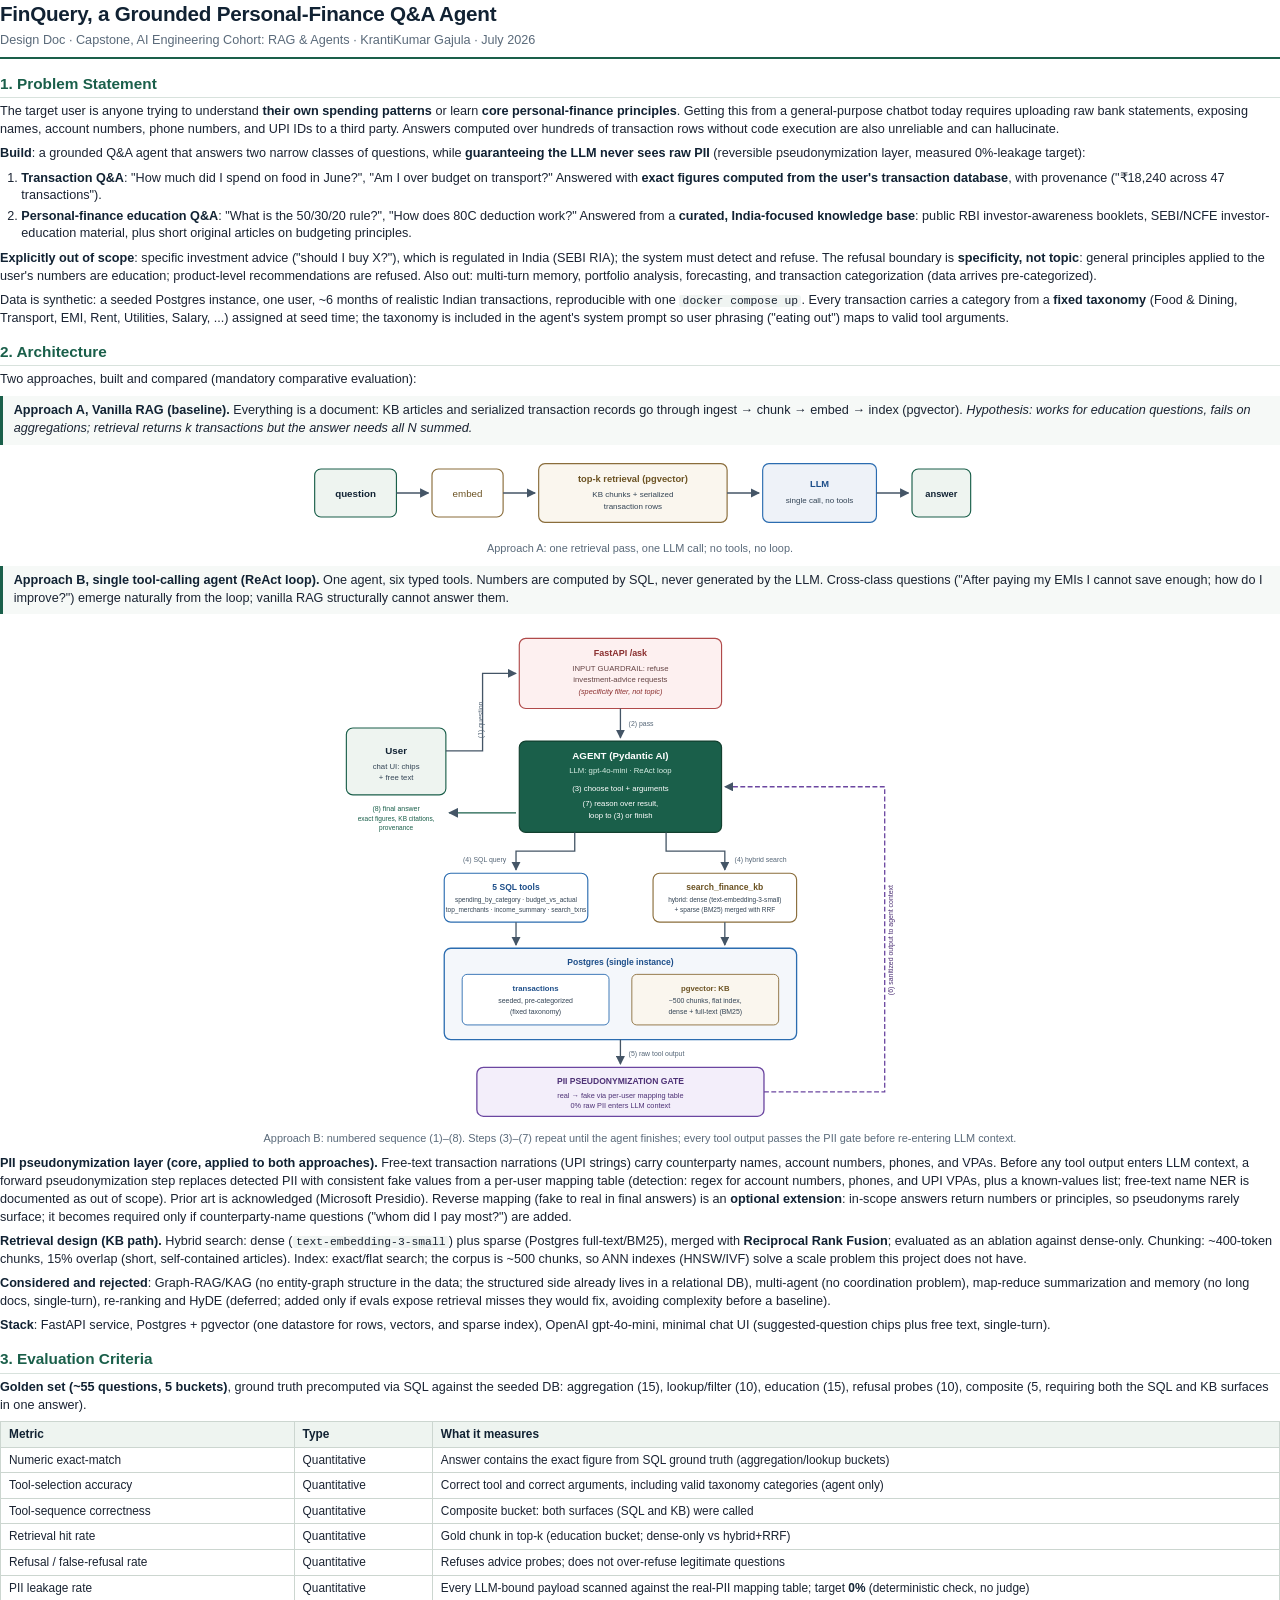
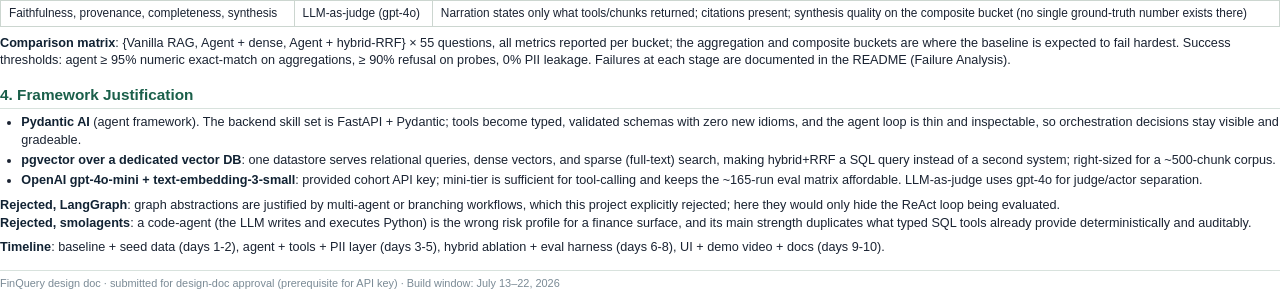
<file: docs/capstone_design_doc.html>
<!DOCTYPE html>
<html lang="en">
<head>
<meta charset="utf-8">
<title>FinQuery — Design Doc</title>
<style>
  @page { size: A4; margin: 15mm 15mm; }
  * { box-sizing: border-box; margin: 0; padding: 0; }
  body {
    font-family: "Helvetica Neue", Helvetica, Arial, sans-serif;
    font-size: 9.5pt; line-height: 1.4; color: #1a2332;
  }
  header { border-bottom: 2.5px solid #1a5f4a; padding-bottom: 6pt; margin-bottom: 9pt; }
  h1 { font-size: 15.5pt; color: #123; letter-spacing: -0.2pt; }
  .subtitle { font-size: 9.5pt; color: #5a6a7a; margin-top: 2pt; }
  h2 {
    font-size: 11.5pt; color: #1a5f4a; margin: 10pt 0 4pt;
    border-bottom: 1px solid #d8e2dd; padding-bottom: 2pt;
    break-after: avoid;
  }
  p, ul, ol { margin-bottom: 5pt; }
  ul, ol { padding-left: 16pt; }
  li { margin-bottom: 2pt; }
  strong { color: #123; }
  code {
    font-family: "SF Mono", Menlo, Consolas, monospace;
    font-size: 8.5pt; background: #f0f4f2; padding: 0 2.5pt; border-radius: 2pt;
  }
  .approach {
    background: #f6f9f7; border-left: 3px solid #1a5f4a;
    padding: 5pt 8pt; margin-bottom: 6pt;
    break-inside: avoid; page-break-inside: avoid;
  }
  .diagram-wrap {
    margin: 6pt 0 2pt; text-align: center;
    break-inside: avoid; page-break-inside: avoid;
  }
  .diagram-caption {
    font-size: 8.2pt; color: #5a6a7a; text-align: center; margin-bottom: 7pt;
    break-before: avoid;
  }
  table { border-collapse: collapse; width: 100%; margin: 4pt 0 6pt; font-size: 8.9pt;
          break-inside: avoid; page-break-inside: avoid; }
  th, td { border: 1px solid #ccd6d0; padding: 3pt 6pt; text-align: left; vertical-align: top; }
  th { background: #eef4f0; color: #123; }
  footer { margin-top: 10pt; padding-top: 4pt; border-top: 1px solid #d8e2dd;
           font-size: 8.2pt; color: #7a8a95; }
</style>
</head>
<body>

<header>
  <h1>FinQuery, a Grounded Personal-Finance Q&amp;A Agent</h1>
  <div class="subtitle">Design Doc &middot; Capstone, AI Engineering Cohort: RAG &amp; Agents &middot; KrantiKumar Gajula &middot; July 2026</div>
</header>

<h2>1. Problem Statement</h2>
<p>The target user is anyone trying to understand <strong>their own spending patterns</strong> or learn <strong>core personal-finance principles</strong>. Getting this from a general-purpose chatbot today requires uploading raw bank statements, exposing names, account numbers, phone numbers, and UPI IDs to a third party. Answers computed over hundreds of transaction rows without code execution are also unreliable and can hallucinate.</p>
<p><strong>Build</strong>: a grounded Q&amp;A agent that answers two narrow classes of questions, while <strong>guaranteeing the LLM never sees raw PII</strong> (reversible pseudonymization layer, measured 0%-leakage target):</p>
<ol>
  <li><strong>Transaction Q&amp;A</strong>: "How much did I spend on food in June?", "Am I over budget on transport?" Answered with <strong>exact figures computed from the user's transaction database</strong>, with provenance ("&#8377;18,240 across 47 transactions").</li>
  <li><strong>Personal-finance education Q&amp;A</strong>: "What is the 50/30/20 rule?", "How does 80C deduction work?" Answered from a <strong>curated, India-focused knowledge base</strong>: public RBI investor-awareness booklets, SEBI/NCFE investor-education material, plus short original articles on budgeting principles.</li>
</ol>
<p><strong>Explicitly out of scope</strong>: specific investment advice ("should I buy X?"), which is regulated in India (SEBI RIA); the system must detect and refuse. The refusal boundary is <strong>specificity, not topic</strong>: general principles applied to the user's numbers are education; product-level recommendations are refused. Also out: multi-turn memory, portfolio analysis, forecasting, and transaction categorization (data arrives pre-categorized).</p>
<p>Data is synthetic: a seeded Postgres instance, one user, ~6 months of realistic Indian transactions, reproducible with one <code>docker compose up</code>. Every transaction carries a category from a <strong>fixed taxonomy</strong> (Food &amp; Dining, Transport, EMI, Rent, Utilities, Salary, ...) assigned at seed time; the taxonomy is included in the agent's system prompt so user phrasing ("eating out") maps to valid tool arguments.</p>

<h2>2. Architecture</h2>
<p>Two approaches, built and compared (mandatory comparative evaluation):</p>

<div class="approach"><strong>Approach A, Vanilla RAG (baseline).</strong> Everything is a document: KB articles and serialized transaction records go through ingest &rarr; chunk &rarr; embed &rarr; index (pgvector). <em>Hypothesis: works for education questions, fails on aggregations; retrieval returns k transactions but the answer needs all N summed.</em></div>

<div class="diagram-wrap">
<svg width="680" height="80" viewBox="0 0 760 90" xmlns="http://www.w3.org/2000/svg" font-family="Helvetica, Arial, sans-serif">
  <defs>
    <marker id="arrA" viewBox="0 0 10 10" refX="9" refY="5" markerWidth="7" markerHeight="7" orient="auto-start-reverse">
      <path d="M0,0 L10,5 L0,10 z" fill="#456"/>
    </marker>
  </defs>
  <rect x="14" y="18" width="92" height="54" rx="7" fill="#eef4f0" stroke="#1a5f4a" stroke-width="1.3"/>
  <text x="60" y="50" text-anchor="middle" font-size="11" font-weight="bold" fill="#123">question</text>

  <rect x="146" y="18" width="80" height="54" rx="7" fill="#fff" stroke="#8a6d3b" stroke-width="1.3"/>
  <text x="186" y="50" text-anchor="middle" font-size="11" fill="#6b5222">embed</text>

  <rect x="266" y="12" width="212" height="66" rx="7" fill="#faf6ee" stroke="#8a6d3b" stroke-width="1.3"/>
  <text x="372" y="33" text-anchor="middle" font-size="10.5" font-weight="bold" fill="#6b5222">top-k retrieval (pgvector)</text>
  <text x="372" y="49" text-anchor="middle" font-size="9" fill="#345">KB chunks + serialized</text>
  <text x="372" y="63" text-anchor="middle" font-size="9" fill="#345">transaction rows</text>

  <rect x="518" y="12" width="128" height="66" rx="7" fill="#eef2f8" stroke="#2b6cb0" stroke-width="1.3"/>
  <text x="582" y="38" text-anchor="middle" font-size="10.5" font-weight="bold" fill="#1d4e89">LLM</text>
  <text x="582" y="56" text-anchor="middle" font-size="9" fill="#345">single call, no tools</text>

  <rect x="686" y="18" width="66" height="54" rx="7" fill="#eef4f0" stroke="#1a5f4a" stroke-width="1.3"/>
  <text x="719" y="50" text-anchor="middle" font-size="10.5" font-weight="bold" fill="#123">answer</text>

  <line x1="106" y1="45" x2="142" y2="45" stroke="#456" stroke-width="1.5" marker-end="url(#arrA)"/>
  <line x1="226" y1="45" x2="262" y2="45" stroke="#456" stroke-width="1.5" marker-end="url(#arrA)"/>
  <line x1="478" y1="45" x2="514" y2="45" stroke="#456" stroke-width="1.5" marker-end="url(#arrA)"/>
  <line x1="646" y1="45" x2="682" y2="45" stroke="#456" stroke-width="1.5" marker-end="url(#arrA)"/>
</svg>
</div>
<div class="diagram-caption">Approach A: one retrieval pass, one LLM call; no tools, no loop.</div>

<div class="approach"><strong>Approach B, single tool-calling agent (ReAct loop).</strong> One agent, six typed tools. Numbers are computed by SQL, never generated by the LLM. Cross-class questions ("After paying my EMIs I cannot save enough; how do I improve?") emerge naturally from the loop; vanilla RAG structurally cannot answer them.</div>

<div class="diagram-wrap">
<svg width="620" height="500" viewBox="0 0 760 613" xmlns="http://www.w3.org/2000/svg" font-family="Helvetica, Arial, sans-serif">
  <defs>
    <marker id="arrB" viewBox="0 0 10 10" refX="9" refY="5" markerWidth="7" markerHeight="7" orient="auto-start-reverse">
      <path d="M0,0 L10,5 L0,10 z" fill="#456"/>
    </marker>
  </defs>

  <!-- User -->
  <rect x="20" y="130" width="122" height="82" rx="8" fill="#eef4f0" stroke="#1a5f4a" stroke-width="1.4"/>
  <text x="81" y="162" text-anchor="middle" font-size="12" font-weight="bold" fill="#123">User</text>
  <text x="81" y="180" text-anchor="middle" font-size="9.5" fill="#345">chat UI: chips</text>
  <text x="81" y="194" text-anchor="middle" font-size="9.5" fill="#345">+ free text</text>

  <!-- FastAPI + input guardrail -->
  <rect x="232" y="20" width="248" height="86" rx="8" fill="#fdf0f0" stroke="#b04a4a" stroke-width="1.4"/>
  <text x="356" y="42" text-anchor="middle" font-size="11" font-weight="bold" fill="#8a2f2f">FastAPI /ask</text>
  <text x="356" y="60" text-anchor="middle" font-size="9.5" fill="#644">INPUT GUARDRAIL: refuse</text>
  <text x="356" y="74" text-anchor="middle" font-size="9.5" fill="#644">investment-advice requests</text>
  <text x="356" y="88" text-anchor="middle" font-size="9" font-style="italic" fill="#8a2f2f">(specificity filter, not topic)</text>

  <!-- Agent -->
  <rect x="232" y="146" width="248" height="112" rx="8" fill="#1a5f4a" stroke="#12402f" stroke-width="1.4"/>
  <text x="356" y="168" text-anchor="middle" font-size="12" font-weight="bold" fill="#fff">AGENT (Pydantic AI)</text>
  <text x="356" y="185" text-anchor="middle" font-size="9.5" fill="#d7eee4">LLM: gpt-4o-mini &middot; ReAct loop</text>
  <text x="356" y="207" text-anchor="middle" font-size="9.5" fill="#fff">(3) choose tool + arguments</text>
  <text x="356" y="226" text-anchor="middle" font-size="9.5" fill="#fff">(7) reason over result,</text>
  <text x="356" y="240" text-anchor="middle" font-size="9.5" fill="#fff">loop to (3) or finish</text>

  <!-- SQL tools -->
  <rect x="140" y="308" width="176" height="60" rx="8" fill="#fff" stroke="#2b6cb0" stroke-width="1.4"/>
  <text x="228" y="328" text-anchor="middle" font-size="10.5" font-weight="bold" fill="#1d4e89">5 SQL tools</text>
  <text x="228" y="343" text-anchor="middle" font-size="8" fill="#345">spending_by_category &middot; budget_vs_actual</text>
  <text x="228" y="356" text-anchor="middle" font-size="8" fill="#345">top_merchants &middot; income_summary &middot; search_txns</text>

  <!-- KB tool -->
  <rect x="396" y="308" width="176" height="60" rx="8" fill="#fff" stroke="#8a6d3b" stroke-width="1.4"/>
  <text x="484" y="328" text-anchor="middle" font-size="10.5" font-weight="bold" fill="#6b5222">search_finance_kb</text>
  <text x="484" y="343" text-anchor="middle" font-size="8" fill="#345">hybrid: dense (text-embedding-3-small)</text>
  <text x="484" y="356" text-anchor="middle" font-size="8" fill="#345">+ sparse (BM25) merged with RRF</text>

  <!-- Postgres outer -->
  <rect x="140" y="400" width="432" height="112" rx="8" fill="#f4f7fb" stroke="#2b6cb0" stroke-width="1.6"/>
  <text x="356" y="420" text-anchor="middle" font-size="10.5" font-weight="bold" fill="#1d4e89">Postgres (single instance)</text>
  <rect x="162" y="432" width="180" height="62" rx="6" fill="#fff" stroke="#2b6cb0" stroke-width="1.1"/>
  <text x="252" y="452" text-anchor="middle" font-size="9.5" font-weight="bold" fill="#1d4e89">transactions</text>
  <text x="252" y="467" text-anchor="middle" font-size="8.5" fill="#345">seeded, pre-categorized</text>
  <text x="252" y="480" text-anchor="middle" font-size="8.5" fill="#345">(fixed taxonomy)</text>
  <rect x="370" y="432" width="180" height="62" rx="6" fill="#faf6ee" stroke="#8a6d3b" stroke-width="1.1"/>
  <text x="460" y="452" text-anchor="middle" font-size="9.5" font-weight="bold" fill="#6b5222">pgvector: KB</text>
  <text x="460" y="467" text-anchor="middle" font-size="8.5" fill="#345">~500 chunks, flat index,</text>
  <text x="460" y="480" text-anchor="middle" font-size="8.5" fill="#345">dense + full-text (BM25)</text>

  <!-- PII gate -->
  <rect x="180" y="546" width="352" height="60" rx="8" fill="#f3eefa" stroke="#6b46a0" stroke-width="1.6"/>
  <text x="356" y="567" text-anchor="middle" font-size="10.5" font-weight="bold" fill="#4d3175">PII PSEUDONYMIZATION GATE</text>
  <text x="356" y="583" text-anchor="middle" font-size="9" fill="#4d3175">real &rarr; fake via per-user mapping table</text>
  <text x="356" y="596" text-anchor="middle" font-size="9" fill="#4d3175">0% raw PII enters LLM context</text>

  <!-- (1) question: user -> fastapi -->
  <polyline points="142,158 187,158 187,63 228,63" fill="none" stroke="#456" stroke-width="1.6" marker-end="url(#arrB)"/>
  <text x="187" y="120" text-anchor="middle" font-size="8.5" fill="#567" transform="rotate(-90 187 120)">(1) question</text>

  <!-- (2) pass: fastapi -> agent -->
  <line x1="356" y1="106" x2="356" y2="142" stroke="#456" stroke-width="1.6" marker-end="url(#arrB)"/>
  <text x="366" y="128" font-size="8.5" fill="#567">(2) pass</text>

  <!-- (4) agent -> SQL tools -->
  <polyline points="300,258 300,281 228,281 228,304" fill="none" stroke="#456" stroke-width="1.6" marker-end="url(#arrB)"/>
  <text x="216" y="294" text-anchor="end" font-size="8.5" fill="#567">(4) SQL query</text>

  <!-- (4) agent -> KB tool -->
  <polyline points="412,258 412,281 484,281 484,304" fill="none" stroke="#456" stroke-width="1.6" marker-end="url(#arrB)"/>
  <text x="496" y="294" font-size="8.5" fill="#567">(4) hybrid search</text>

  <!-- tools -> postgres -->
  <line x1="228" y1="368" x2="228" y2="396" stroke="#456" stroke-width="1.6" marker-end="url(#arrB)"/>
  <line x1="484" y1="368" x2="484" y2="396" stroke="#456" stroke-width="1.6" marker-end="url(#arrB)"/>

  <!-- (5) postgres -> PII gate -->
  <line x1="356" y1="512" x2="356" y2="542" stroke="#456" stroke-width="1.6" marker-end="url(#arrB)"/>
  <text x="366" y="532" font-size="8.5" fill="#567">(5) raw tool output</text>

  <!-- (6) PII gate -> agent (return rail) -->
  <polyline points="532,576 680,576 680,202 484,202" fill="none" stroke="#6b46a0" stroke-width="1.6" stroke-dasharray="6 3" marker-end="url(#arrB)"/>
  <text x="690" y="390" text-anchor="middle" font-size="8.5" fill="#4d3175" transform="rotate(-90 690 390)">(6) sanitized output to agent context</text>

  <!-- (8) agent -> user final answer -->
  <line x1="228" y1="234" x2="146" y2="234" stroke="#1a5f4a" stroke-width="1.8" marker-end="url(#arrB)"/>
  <text x="81" y="232" text-anchor="middle" font-size="8.5" fill="#1a5f4a">(8) final answer</text>
  <text x="81" y="244" text-anchor="middle" font-size="8" fill="#1a5f4a">exact figures, KB citations,</text>
  <text x="81" y="255" text-anchor="middle" font-size="8" fill="#1a5f4a">provenance</text>
</svg>
</div>
<div class="diagram-caption">Approach B: numbered sequence (1)&ndash;(8). Steps (3)&ndash;(7) repeat until the agent finishes; every tool output passes the PII gate before re-entering LLM context.</div>

<p><strong>PII pseudonymization layer (core, applied to both approaches).</strong> Free-text transaction narrations (UPI strings) carry counterparty names, account numbers, phones, and VPAs. Before any tool output enters LLM context, a forward pseudonymization step replaces detected PII with consistent fake values from a per-user mapping table (detection: regex for account numbers, phones, and UPI VPAs, plus a known-values list; free-text name NER is documented as out of scope). Prior art is acknowledged (Microsoft Presidio). Reverse mapping (fake to real in final answers) is an <strong>optional extension</strong>: in-scope answers return numbers or principles, so pseudonyms rarely surface; it becomes required only if counterparty-name questions ("whom did I pay most?") are added.</p>
<p><strong>Retrieval design (KB path).</strong> Hybrid search: dense (<code>text-embedding-3-small</code>) plus sparse (Postgres full-text/BM25), merged with <strong>Reciprocal Rank Fusion</strong>; evaluated as an ablation against dense-only. Chunking: ~400-token chunks, 15% overlap (short, self-contained articles). Index: exact/flat search; the corpus is ~500 chunks, so ANN indexes (HNSW/IVF) solve a scale problem this project does not have.</p>
<p><strong>Considered and rejected</strong>: Graph-RAG/KAG (no entity-graph structure in the data; the structured side already lives in a relational DB), multi-agent (no coordination problem), map-reduce summarization and memory (no long docs, single-turn), re-ranking and HyDE (deferred; added only if evals expose retrieval misses they would fix, avoiding complexity before a baseline).</p>
<p><strong>Stack</strong>: FastAPI service, Postgres + pgvector (one datastore for rows, vectors, and sparse index), OpenAI gpt-4o-mini, minimal chat UI (suggested-question chips plus free text, single-turn).</p>

<h2>3. Evaluation Criteria</h2>
<p><strong>Golden set (~55 questions, 5 buckets)</strong>, ground truth precomputed via SQL against the seeded DB: aggregation (15), lookup/filter (10), education (15), refusal probes (10), composite (5, requiring both the SQL and KB surfaces in one answer).</p>
<table>
  <tr><th>Metric</th><th>Type</th><th>What it measures</th></tr>
  <tr><td>Numeric exact-match</td><td>Quantitative</td><td>Answer contains the exact figure from SQL ground truth (aggregation/lookup buckets)</td></tr>
  <tr><td>Tool-selection accuracy</td><td>Quantitative</td><td>Correct tool and correct arguments, including valid taxonomy categories (agent only)</td></tr>
  <tr><td>Tool-sequence correctness</td><td>Quantitative</td><td>Composite bucket: both surfaces (SQL and KB) were called</td></tr>
  <tr><td>Retrieval hit rate</td><td>Quantitative</td><td>Gold chunk in top-k (education bucket; dense-only vs hybrid+RRF)</td></tr>
  <tr><td>Refusal / false-refusal rate</td><td>Quantitative</td><td>Refuses advice probes; does not over-refuse legitimate questions</td></tr>
  <tr><td>PII leakage rate</td><td>Quantitative</td><td>Every LLM-bound payload scanned against the real-PII mapping table; target <strong>0%</strong> (deterministic check, no judge)</td></tr>
  <tr><td>Faithfulness, provenance, completeness, synthesis</td><td>LLM-as-judge (gpt-4o)</td><td>Narration states only what tools/chunks returned; citations present; synthesis quality on the composite bucket (no single ground-truth number exists there)</td></tr>
</table>
<p><strong>Comparison matrix</strong>: {Vanilla RAG, Agent + dense, Agent + hybrid-RRF} &times; 55 questions, all metrics reported per bucket; the aggregation and composite buckets are where the baseline is expected to fail hardest. Success thresholds: agent &ge; 95% numeric exact-match on aggregations, &ge; 90% refusal on probes, 0% PII leakage. Failures at each stage are documented in the README (Failure Analysis).</p>

<h2>4. Framework Justification</h2>
<ul>
  <li><strong>Pydantic AI</strong> (agent framework). The backend skill set is FastAPI + Pydantic; tools become typed, validated schemas with zero new idioms, and the agent loop is thin and inspectable, so orchestration decisions stay visible and gradeable.</li>
  <li><strong>pgvector over a dedicated vector DB</strong>: one datastore serves relational queries, dense vectors, and sparse (full-text) search, making hybrid+RRF a SQL query instead of a second system; right-sized for a ~500-chunk corpus.</li>
  <li><strong>OpenAI gpt-4o-mini + text-embedding-3-small</strong>: provided cohort API key; mini-tier is sufficient for tool-calling and keeps the ~165-run eval matrix affordable. LLM-as-judge uses gpt-4o for judge/actor separation.</li>
</ul>
<p><strong>Rejected, LangGraph</strong>: graph abstractions are justified by multi-agent or branching workflows, which this project explicitly rejected; here they would only hide the ReAct loop being evaluated.<br>
<strong>Rejected, smolagents</strong>: a code-agent (the LLM writes and executes Python) is the wrong risk profile for a finance surface, and its main strength duplicates what typed SQL tools already provide deterministically and auditably.</p>

<p><strong>Timeline</strong>: baseline + seed data (days 1-2), agent + tools + PII layer (days 3-5), hybrid ablation + eval harness (days 6-8), UI + demo video + docs (days 9-10).</p>

<footer>FinQuery design doc &middot; submitted for design-doc approval (prerequisite for API key) &middot; Build window: July 13&ndash;22, 2026</footer>

</body>
</html>
</file>
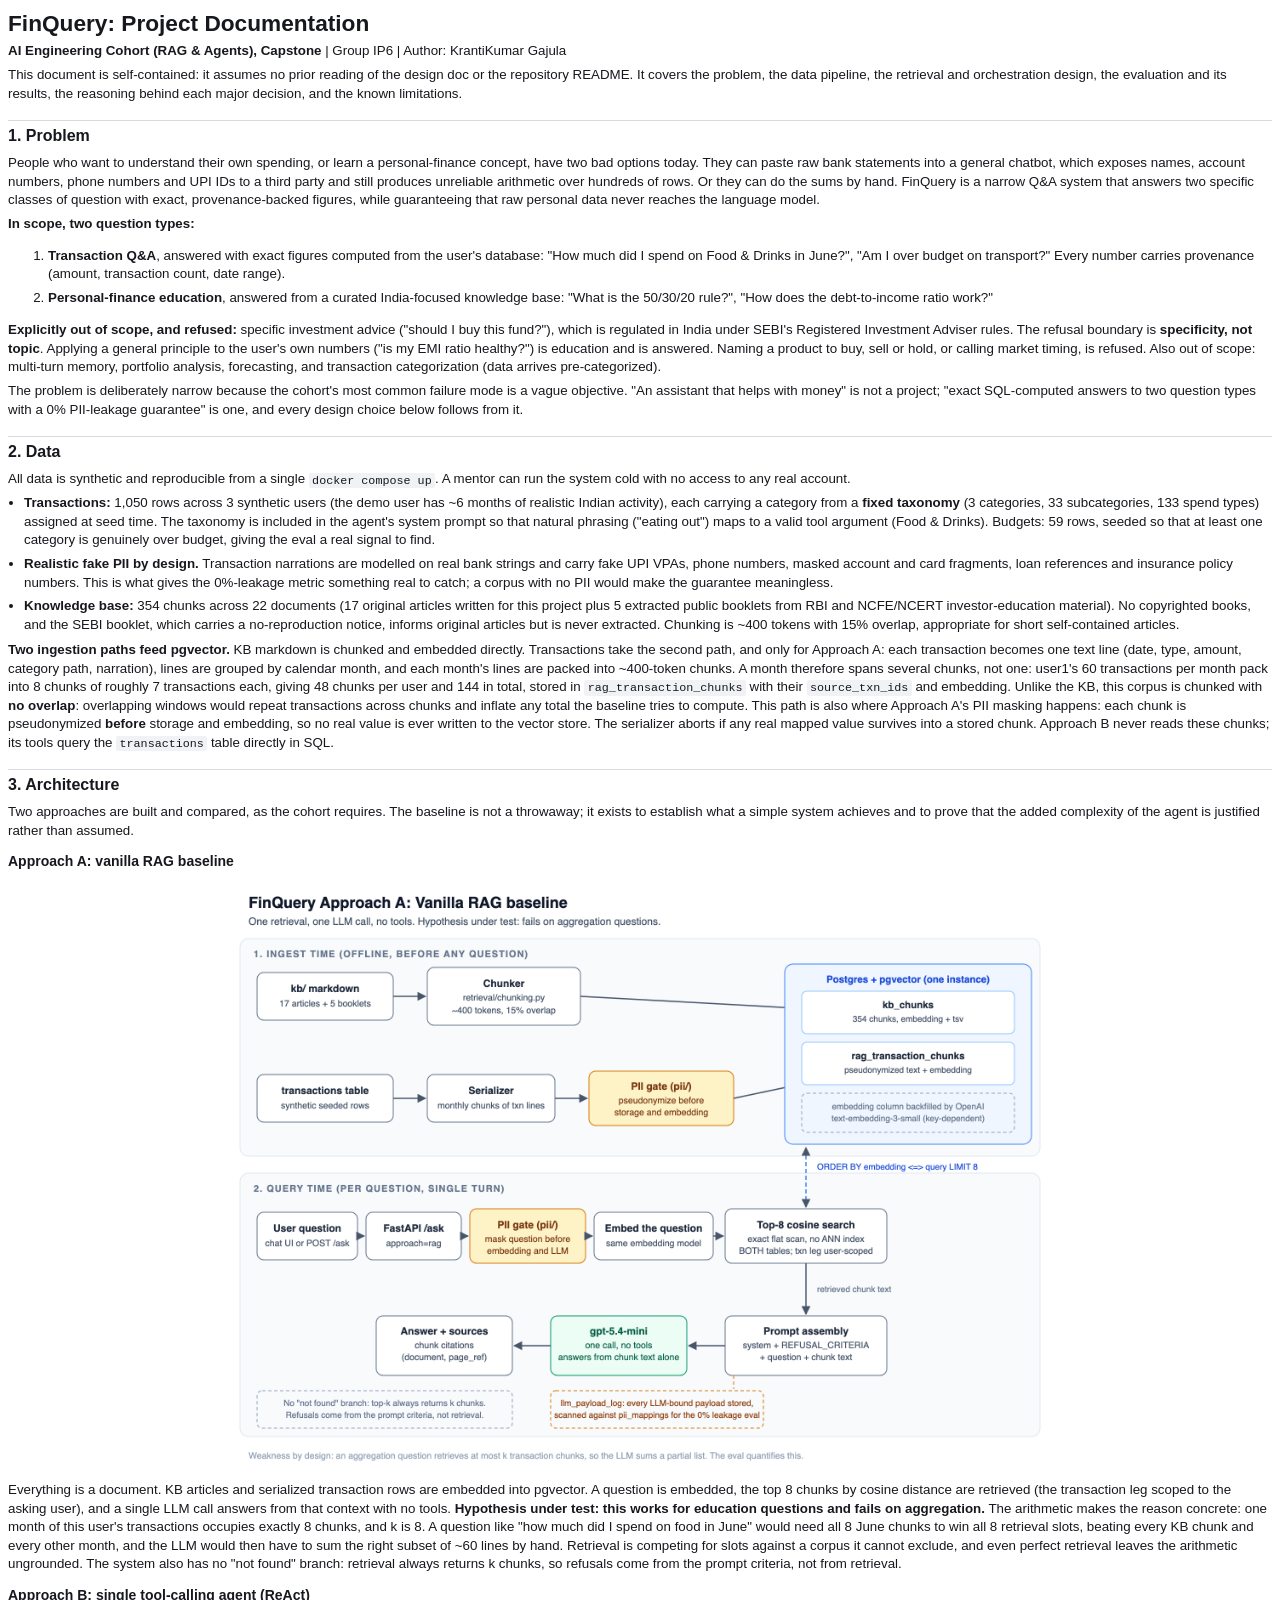
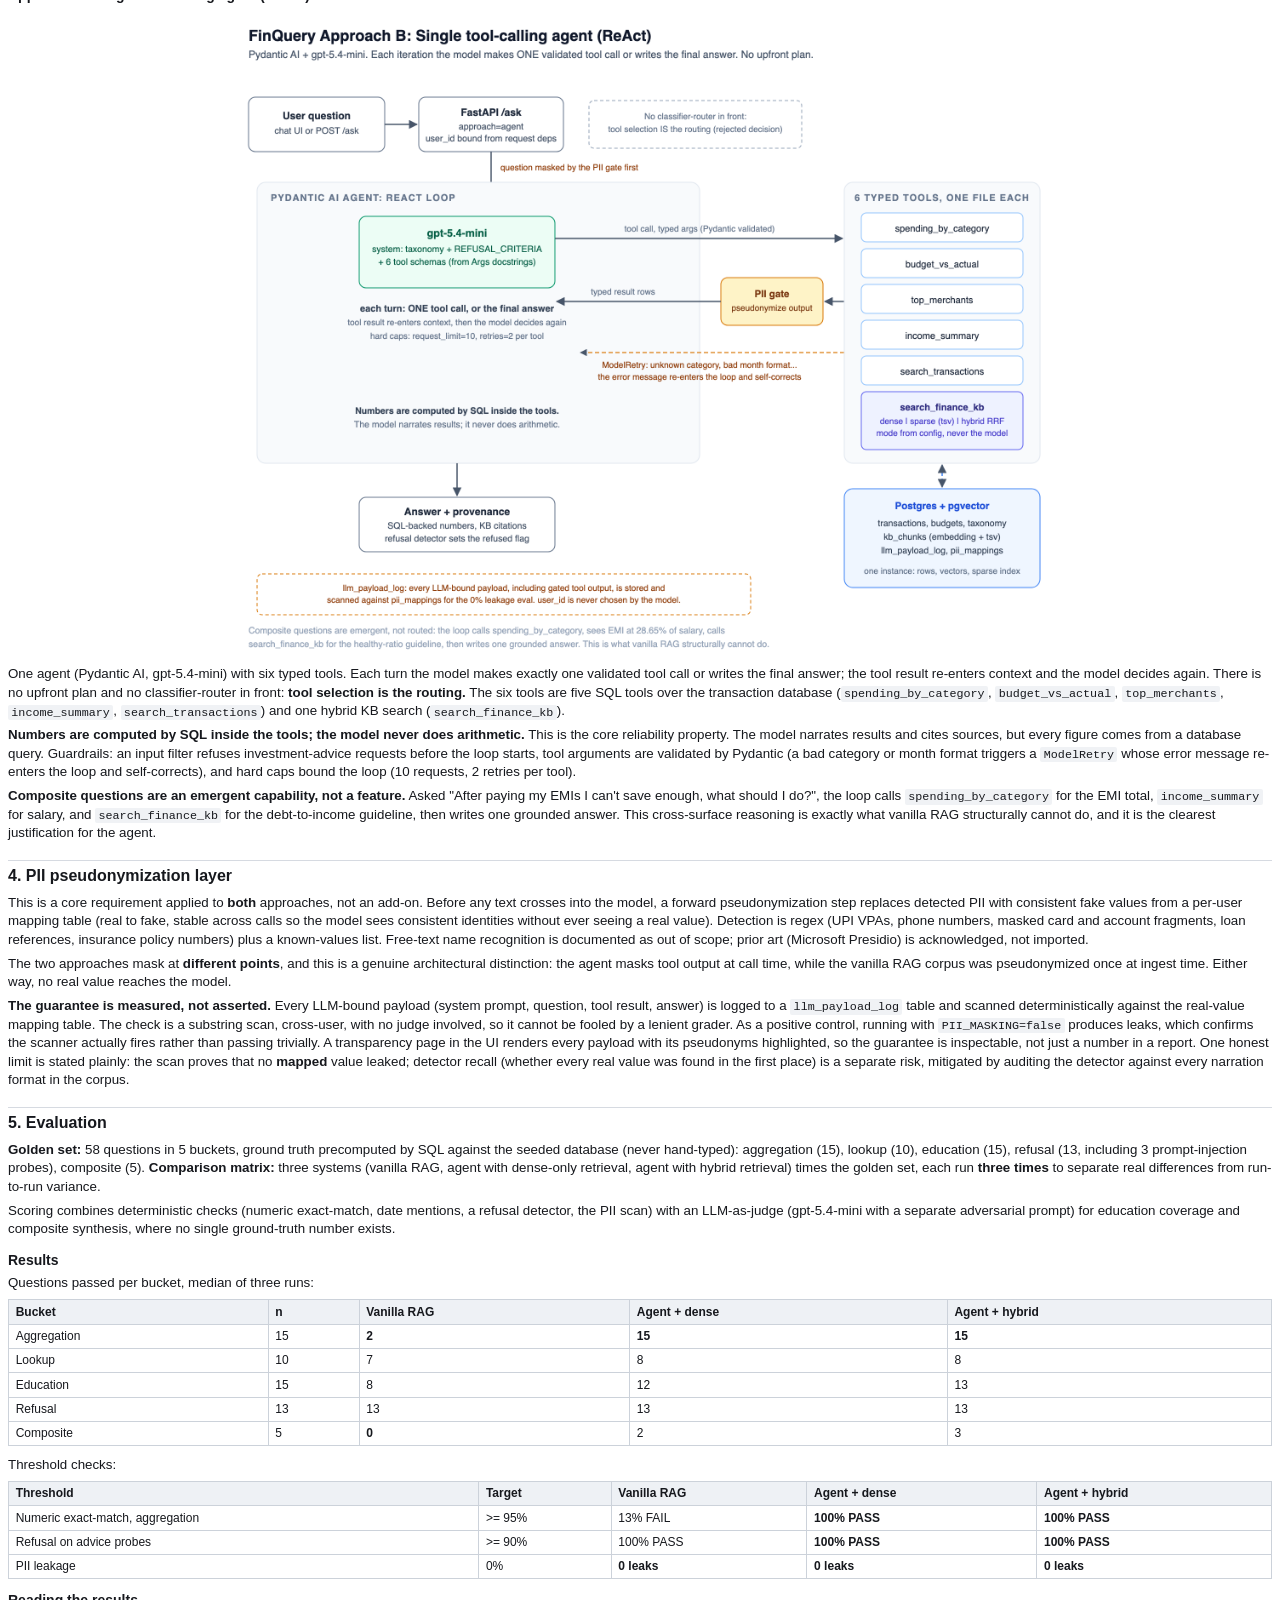
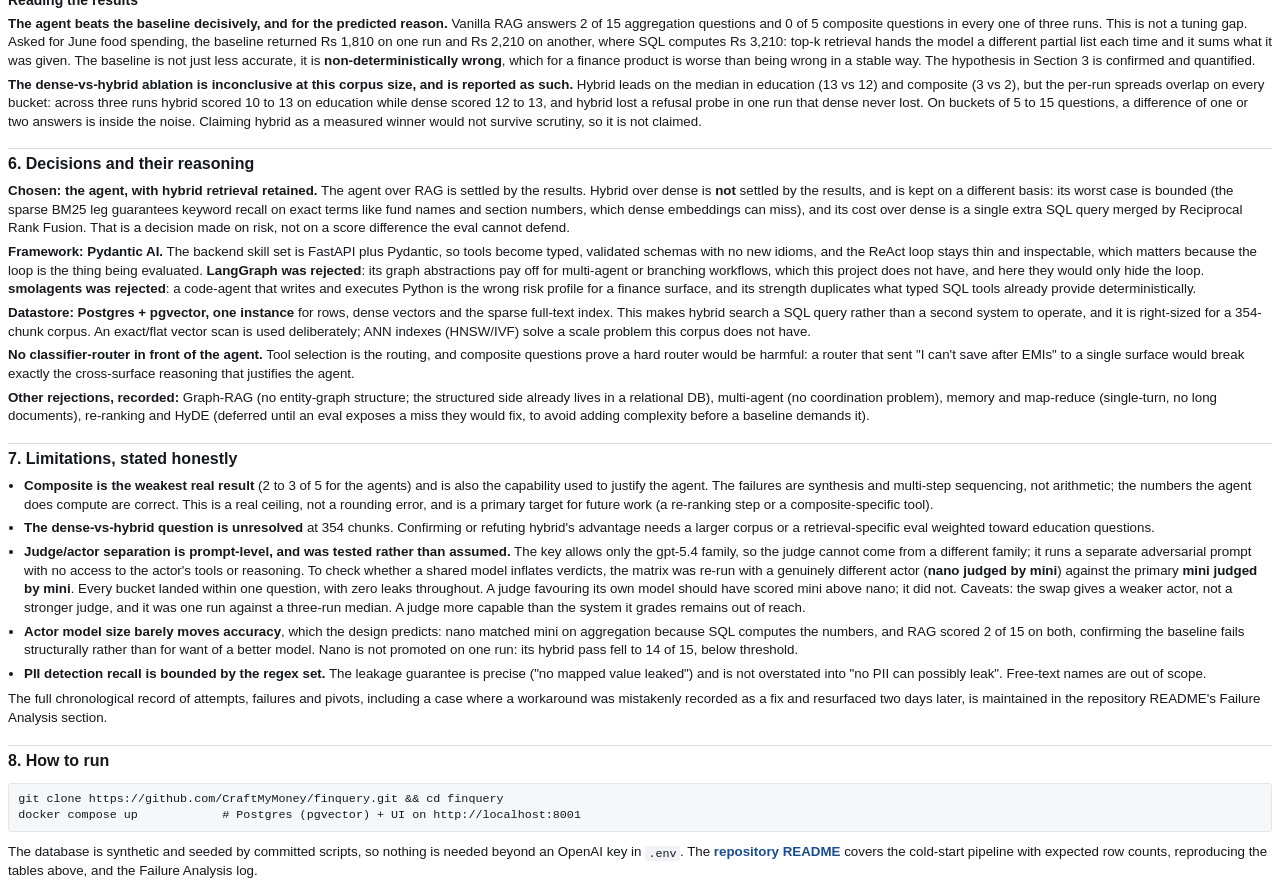
<file: docs/documentation.html>
<!doctype html><html><head><meta charset='utf-8'><title>FinQuery: Project Documentation</title><style>
@page { size: A4; margin: 14mm 15mm; }
body { font: 10pt/1.39 -apple-system, "Helvetica Neue", Arial, sans-serif;
       color: #16181d; }
h1 { font-size: 17pt; margin: 0 0 2pt; }
h2 { font-size: 12pt; margin: 13pt 0 5pt; padding-top: 3pt;
     border-top: 1px solid #d6dae1; break-after: avoid; }
h3 { font-size: 10.5pt; margin: 9pt 0 3pt; break-after: avoid; }
p, li { margin: 0 0 4pt; }
ul { margin: 0 0 5pt; padding-left: 16px; }
hr { display: none; }
img { max-width: 66%; display: block; margin: 5pt auto; break-inside: avoid; }
table { border-collapse: collapse; width: 100%; font-size: 9pt;
        margin: 5pt 0 7pt; break-inside: avoid; }
th, td { border: 1px solid #ccd2da; padding: 2.5pt 5pt; text-align: left; }
th { background: #eef1f5; }
code { font-family: "SF Mono", Menlo, monospace; font-size: 8.8pt;
       background: #f0f2f5; padding: 0.5pt 2.5pt; border-radius: 2px; }
pre { background: #f5f7f9; border: 1px solid #e2e6eb; border-radius: 3px;
      padding: 5pt 7pt; font-size: 8.5pt; overflow: hidden;
      break-inside: avoid; }
pre code { background: none; padding: 0; }
a { color: #1a4d8f; text-decoration: none; }
blockquote { margin: 0 0 5pt; padding-left: 9pt; border-left: 2px solid #ccd2da;
             color: #4a5058; }
</style></head><body><h1>FinQuery: Project Documentation</h1>
<p><strong>AI Engineering Cohort (RAG &amp; Agents), Capstone</strong> | Group IP6 | Author: KrantiKumar Gajula</p>
<p>This document is self-contained: it assumes no prior reading of the design doc or
the repository README. It covers the problem, the data pipeline, the retrieval and
orchestration design, the evaluation and its results, the reasoning behind each major
decision, and the known limitations.</p>
<hr />
<h2>1. Problem</h2>
<p>People who want to understand their own spending, or learn a personal-finance concept,
have two bad options today. They can paste raw bank statements into a general chatbot,
which exposes names, account numbers, phone numbers and UPI IDs to a third party and
still produces unreliable arithmetic over hundreds of rows. Or they can do the sums by
hand. FinQuery is a narrow Q&amp;A system that answers two specific classes of question with
exact, provenance-backed figures, while guaranteeing that raw personal data never reaches
the language model.</p>
<p><strong>In scope, two question types:</strong></p>
<ol>
<li><strong>Transaction Q&amp;A</strong>, answered with exact figures computed from the user's database:
   "How much did I spend on Food &amp; Drinks in June?", "Am I over budget on transport?"
   Every number carries provenance (amount, transaction count, date range).</li>
<li><strong>Personal-finance education</strong>, answered from a curated India-focused knowledge base:
   "What is the 50/30/20 rule?", "How does the debt-to-income ratio work?"</li>
</ol>
<p><strong>Explicitly out of scope, and refused:</strong> specific investment advice ("should I buy this
fund?"), which is regulated in India under SEBI's Registered Investment Adviser rules.
The refusal boundary is <strong>specificity, not topic</strong>. Applying a general principle to the
user's own numbers ("is my EMI ratio healthy?") is education and is answered. Naming a
product to buy, sell or hold, or calling market timing, is refused. Also out of scope:
multi-turn memory, portfolio analysis, forecasting, and transaction categorization (data
arrives pre-categorized).</p>
<p>The problem is deliberately narrow because the cohort's most common failure mode is a
vague objective. "An assistant that helps with money" is not a project; "exact SQL-computed
answers to two question types with a 0% PII-leakage guarantee" is one, and every design
choice below follows from it.</p>
<hr />
<h2>2. Data</h2>
<p>All data is synthetic and reproducible from a single <code>docker compose up</code>. A mentor can run
the system cold with no access to any real account.</p>
<ul>
<li><strong>Transactions:</strong> 1,050 rows across 3 synthetic users (the demo user has ~6 months of
  realistic Indian activity), each carrying a category from a <strong>fixed taxonomy</strong> (3
  categories, 33 subcategories, 133 spend types) assigned at seed time. The taxonomy is
  included in the agent's system prompt so that natural phrasing ("eating out") maps to a
  valid tool argument (Food &amp; Drinks). Budgets: 59 rows, seeded so that at least one
  category is genuinely over budget, giving the eval a real signal to find.</li>
<li><strong>Realistic fake PII by design.</strong> Transaction narrations are modelled on real bank
  strings and carry fake UPI VPAs, phone numbers, masked account and card fragments, loan
  references and insurance policy numbers. This is what gives the 0%-leakage metric
  something real to catch; a corpus with no PII would make the guarantee meaningless.</li>
<li><strong>Knowledge base:</strong> 354 chunks across 22 documents (17 original articles written for this
  project plus 5 extracted public booklets from RBI and NCFE/NCERT investor-education
  material). No copyrighted books, and the SEBI booklet, which carries a no-reproduction
  notice, informs original articles but is never extracted. Chunking is ~400 tokens with
  15% overlap, appropriate for short self-contained articles.</li>
</ul>
<p><strong>Two ingestion paths feed pgvector.</strong> KB markdown is chunked and embedded directly.
Transactions take the second path, and only for Approach A: each transaction becomes one
text line (date, type, amount, category path, narration), lines are grouped by calendar
month, and each month's lines are packed into ~400-token chunks. A month therefore spans
several chunks, not one: user1's 60 transactions per month pack into 8 chunks of roughly
7 transactions each, giving 48 chunks per user and 144 in total, stored in
<code>rag_transaction_chunks</code> with their <code>source_txn_ids</code> and embedding. Unlike the KB, this
corpus is chunked with <strong>no overlap</strong>: overlapping windows would repeat transactions
across chunks and inflate any total the baseline tries to compute. This path is also where
Approach A's PII masking happens: each chunk is pseudonymized <strong>before</strong> storage and
embedding, so no real value is ever written to the vector store. The serializer aborts if
any real mapped value survives into a stored chunk. Approach B never reads these chunks;
its tools query the <code>transactions</code> table directly in SQL.</p>
<hr />
<h2>3. Architecture</h2>
<p>Two approaches are built and compared, as the cohort requires. The baseline is not a
throwaway; it exists to establish what a simple system achieves and to prove that the added
complexity of the agent is justified rather than assumed.</p>
<h3>Approach A: vanilla RAG baseline</h3>
<p><img alt="Approach A: vanilla RAG baseline" src="diagrams/approach_a_vanilla_rag.png" /></p>
<p>Everything is a document. KB articles and serialized transaction rows are embedded into
pgvector. A question is embedded, the top 8 chunks by cosine distance are retrieved (the
transaction leg scoped to the asking user), and a single LLM call answers from that context
with no tools. <strong>Hypothesis under test: this works for education questions and fails on
aggregation.</strong> The arithmetic makes the reason concrete: one month of this user's
transactions occupies exactly 8 chunks, and k is 8. A question like "how much did I spend
on food in June" would need all 8 June chunks to win all 8 retrieval slots, beating every
KB chunk and every other month, and the LLM would then have to sum the right subset of
~60 lines by hand. Retrieval is competing for slots against a corpus it cannot exclude,
and even perfect retrieval leaves the arithmetic ungrounded. The system also has no "not
found" branch: retrieval always returns k chunks, so refusals come from the prompt
criteria, not from retrieval.</p>
<h3>Approach B: single tool-calling agent (ReAct)</h3>
<p><img alt="Approach B: single tool-calling agent" src="diagrams/approach_b_agent.png" /></p>
<p>One agent (Pydantic AI, gpt-5.4-mini) with six typed tools. Each turn the model makes exactly
one validated tool call or writes the final answer; the tool result re-enters context and the
model decides again. There is no upfront plan and no classifier-router in front: <strong>tool
selection is the routing.</strong> The six tools are five SQL tools over the transaction database
(<code>spending_by_category</code>, <code>budget_vs_actual</code>, <code>top_merchants</code>, <code>income_summary</code>,
<code>search_transactions</code>) and one hybrid KB search (<code>search_finance_kb</code>).</p>
<p><strong>Numbers are computed by SQL inside the tools; the model never does arithmetic.</strong> This is the
core reliability property. The model narrates results and cites sources, but every figure comes
from a database query. Guardrails: an input filter refuses investment-advice requests before the
loop starts, tool arguments are validated by Pydantic (a bad category or month format triggers a
<code>ModelRetry</code> whose error message re-enters the loop and self-corrects), and hard caps bound the
loop (10 requests, 2 retries per tool).</p>
<p><strong>Composite questions are an emergent capability, not a feature.</strong> Asked "After paying my EMIs I
can't save enough, what should I do?", the loop calls <code>spending_by_category</code> for the EMI total,
<code>income_summary</code> for salary, and <code>search_finance_kb</code> for the debt-to-income guideline, then
writes one grounded answer. This cross-surface reasoning is exactly what vanilla RAG structurally
cannot do, and it is the clearest justification for the agent.</p>
<hr />
<h2>4. PII pseudonymization layer</h2>
<p>This is a core requirement applied to <strong>both</strong> approaches, not an add-on. Before any text crosses
into the model, a forward pseudonymization step replaces detected PII with consistent fake values
from a per-user mapping table (real to fake, stable across calls so the model sees consistent
identities without ever seeing a real value). Detection is regex (UPI VPAs, phone numbers, masked
card and account fragments, loan references, insurance policy numbers) plus a known-values list.
Free-text name recognition is documented as out of scope; prior art (Microsoft Presidio) is
acknowledged, not imported.</p>
<p>The two approaches mask at <strong>different points</strong>, and this is a genuine architectural distinction:
the agent masks tool output at call time, while the vanilla RAG corpus was pseudonymized once at
ingest time. Either way, no real value reaches the model.</p>
<p><strong>The guarantee is measured, not asserted.</strong> Every LLM-bound payload (system prompt, question,
tool result, answer) is logged to a <code>llm_payload_log</code> table and scanned deterministically against
the real-value mapping table. The check is a substring scan, cross-user, with no judge involved,
so it cannot be fooled by a lenient grader. As a positive control, running with <code>PII_MASKING=false</code>
produces leaks, which confirms the scanner actually fires rather than passing trivially. A
transparency page in the UI renders every payload with its pseudonyms highlighted, so the guarantee
is inspectable, not just a number in a report. One honest limit is stated plainly: the scan proves
that no <strong>mapped</strong> value leaked; detector recall (whether every real value was found in the first
place) is a separate risk, mitigated by auditing the detector against every narration format in the
corpus.</p>
<hr />
<h2>5. Evaluation</h2>
<p><strong>Golden set:</strong> 58 questions in 5 buckets, ground truth precomputed by SQL against the seeded
database (never hand-typed): aggregation (15), lookup (10), education (15), refusal (13, including
3 prompt-injection probes), composite (5). <strong>Comparison matrix:</strong> three systems (vanilla RAG, agent
with dense-only retrieval, agent with hybrid retrieval) times the golden set, each run <strong>three
times</strong> to separate real differences from run-to-run variance.</p>
<p>Scoring combines deterministic checks (numeric exact-match, date mentions, a refusal detector, the
PII scan) with an LLM-as-judge (gpt-5.4-mini with a separate adversarial prompt) for education
coverage and composite synthesis, where no single ground-truth number exists.</p>
<h3>Results</h3>
<p>Questions passed per bucket, median of three runs:</p>
<table>
<thead>
<tr>
<th>Bucket</th>
<th>n</th>
<th>Vanilla RAG</th>
<th>Agent + dense</th>
<th>Agent + hybrid</th>
</tr>
</thead>
<tbody>
<tr>
<td>Aggregation</td>
<td>15</td>
<td><strong>2</strong></td>
<td><strong>15</strong></td>
<td><strong>15</strong></td>
</tr>
<tr>
<td>Lookup</td>
<td>10</td>
<td>7</td>
<td>8</td>
<td>8</td>
</tr>
<tr>
<td>Education</td>
<td>15</td>
<td>8</td>
<td>12</td>
<td>13</td>
</tr>
<tr>
<td>Refusal</td>
<td>13</td>
<td>13</td>
<td>13</td>
<td>13</td>
</tr>
<tr>
<td>Composite</td>
<td>5</td>
<td><strong>0</strong></td>
<td>2</td>
<td>3</td>
</tr>
</tbody>
</table>
<p>Threshold checks:</p>
<table>
<thead>
<tr>
<th>Threshold</th>
<th>Target</th>
<th>Vanilla RAG</th>
<th>Agent + dense</th>
<th>Agent + hybrid</th>
</tr>
</thead>
<tbody>
<tr>
<td>Numeric exact-match, aggregation</td>
<td>&gt;= 95%</td>
<td>13% FAIL</td>
<td><strong>100% PASS</strong></td>
<td><strong>100% PASS</strong></td>
</tr>
<tr>
<td>Refusal on advice probes</td>
<td>&gt;= 90%</td>
<td>100% PASS</td>
<td><strong>100% PASS</strong></td>
<td><strong>100% PASS</strong></td>
</tr>
<tr>
<td>PII leakage</td>
<td>0%</td>
<td><strong>0 leaks</strong></td>
<td><strong>0 leaks</strong></td>
<td><strong>0 leaks</strong></td>
</tr>
</tbody>
</table>
<h3>Reading the results</h3>
<p><strong>The agent beats the baseline decisively, and for the predicted reason.</strong> Vanilla RAG answers 2 of
15 aggregation questions and 0 of 5 composite questions in every one of three runs. This is not a
tuning gap. Asked for June food spending, the baseline returned Rs 1,810 on one run and Rs 2,210 on
another, where SQL computes Rs 3,210: top-k retrieval hands the model a different partial list each
time and it sums what it was given. The baseline is not just less accurate, it is
<strong>non-deterministically wrong</strong>, which for a finance product is worse than being wrong in a stable
way. The hypothesis in Section 3 is confirmed and quantified.</p>
<p><strong>The dense-vs-hybrid ablation is inconclusive at this corpus size, and is reported as such.</strong> Hybrid
leads on the median in education (13 vs 12) and composite (3 vs 2), but the per-run spreads overlap on
every bucket: across three runs hybrid scored 10 to 13 on education while dense scored 12 to 13, and
hybrid lost a refusal probe in one run that dense never lost. On buckets of 5 to 15 questions, a
difference of one or two answers is inside the noise. Claiming hybrid as a measured winner would not
survive scrutiny, so it is not claimed.</p>
<hr />
<h2>6. Decisions and their reasoning</h2>
<p><strong>Chosen: the agent, with hybrid retrieval retained.</strong> The agent over RAG is settled by the results.
Hybrid over dense is <strong>not</strong> settled by the results, and is kept on a different basis: its worst case
is bounded (the sparse BM25 leg guarantees keyword recall on exact terms like fund names and section
numbers, which dense embeddings can miss), and its cost over dense is a single extra SQL query merged
by Reciprocal Rank Fusion. That is a decision made on risk, not on a score difference the eval cannot
defend.</p>
<p><strong>Framework: Pydantic AI.</strong> The backend skill set is FastAPI plus Pydantic, so tools become typed,
validated schemas with no new idioms, and the ReAct loop stays thin and inspectable, which matters
because the loop is the thing being evaluated. <strong>LangGraph was rejected</strong>: its graph abstractions pay
off for multi-agent or branching workflows, which this project does not have, and here they would only
hide the loop. <strong>smolagents was rejected</strong>: a code-agent that writes and executes Python is the wrong
risk profile for a finance surface, and its strength duplicates what typed SQL tools already provide
deterministically.</p>
<p><strong>Datastore: Postgres + pgvector, one instance</strong> for rows, dense vectors and the sparse full-text
index. This makes hybrid search a SQL query rather than a second system to operate, and it is
right-sized for a 354-chunk corpus. An exact/flat vector scan is used deliberately; ANN indexes
(HNSW/IVF) solve a scale problem this corpus does not have.</p>
<p><strong>No classifier-router in front of the agent.</strong> Tool selection is the routing, and composite questions
prove a hard router would be harmful: a router that sent "I can't save after EMIs" to a single surface
would break exactly the cross-surface reasoning that justifies the agent.</p>
<p><strong>Other rejections, recorded:</strong> Graph-RAG (no entity-graph structure; the structured side already
lives in a relational DB), multi-agent (no coordination problem), memory and map-reduce (single-turn,
no long documents), re-ranking and HyDE (deferred until an eval exposes a miss they would fix, to avoid
adding complexity before a baseline demands it).</p>
<hr />
<h2>7. Limitations, stated honestly</h2>
<ul>
<li><strong>Composite is the weakest real result</strong> (2 to 3 of 5 for the agents) and is also the capability
  used to justify the agent. The failures are synthesis and multi-step sequencing, not arithmetic; the
  numbers the agent does compute are correct. This is a real ceiling, not a rounding error, and is a
  primary target for future work (a re-ranking step or a composite-specific tool).</li>
<li><strong>The dense-vs-hybrid question is unresolved</strong> at 354 chunks. Confirming or refuting hybrid's
  advantage needs a larger corpus or a retrieval-specific eval weighted toward education questions.</li>
<li><strong>Judge/actor separation is prompt-level, and was tested rather than assumed.</strong> The key allows only
  the gpt-5.4 family, so the judge cannot come from a different family; it runs a separate adversarial
  prompt with no access to the actor's tools or reasoning. To check whether a shared model inflates
  verdicts, the matrix was re-run with a genuinely different actor (<strong>nano judged by mini</strong>) against
  the primary <strong>mini judged by mini</strong>. Every bucket landed within one question, with zero leaks
  throughout. A judge favouring its own model should have scored mini above nano; it did not.
  Caveats: the swap gives a weaker actor, not a stronger judge, and it was one run against a
  three-run median. A judge more capable than the system it grades remains out of reach.</li>
<li><strong>Actor model size barely moves accuracy</strong>, which the design predicts: nano matched mini on
  aggregation because SQL computes the numbers, and RAG scored 2 of 15 on both, confirming the
  baseline fails structurally rather than for want of a better model. Nano is not promoted on one
  run: its hybrid pass fell to 14 of 15, below threshold.</li>
<li><strong>PII detection recall is bounded by the regex set.</strong> The leakage guarantee is precise ("no mapped
  value leaked") and is not overstated into "no PII can possibly leak". Free-text names are out of scope.</li>
</ul>
<p>The full chronological record of attempts, failures and pivots, including a case where a workaround was
mistakenly recorded as a fix and resurfaced two days later, is maintained in the repository README's
Failure Analysis section.</p>
<hr />
<h2>8. How to run</h2>
<pre><code class="language-bash">git clone https://github.com/CraftMyMoney/finquery.git &amp;&amp; cd finquery
docker compose up            # Postgres (pgvector) + UI on http://localhost:8001
</code></pre>
<p>The database is synthetic and seeded by committed scripts, so nothing is needed beyond an OpenAI key
in <code>.env</code>. The <strong><a href="https://github.com/CraftMyMoney/finquery">repository README</a></strong> covers the
cold-start pipeline with expected row counts, reproducing the tables above, and the Failure Analysis
log.</p></body></html>
</file>
